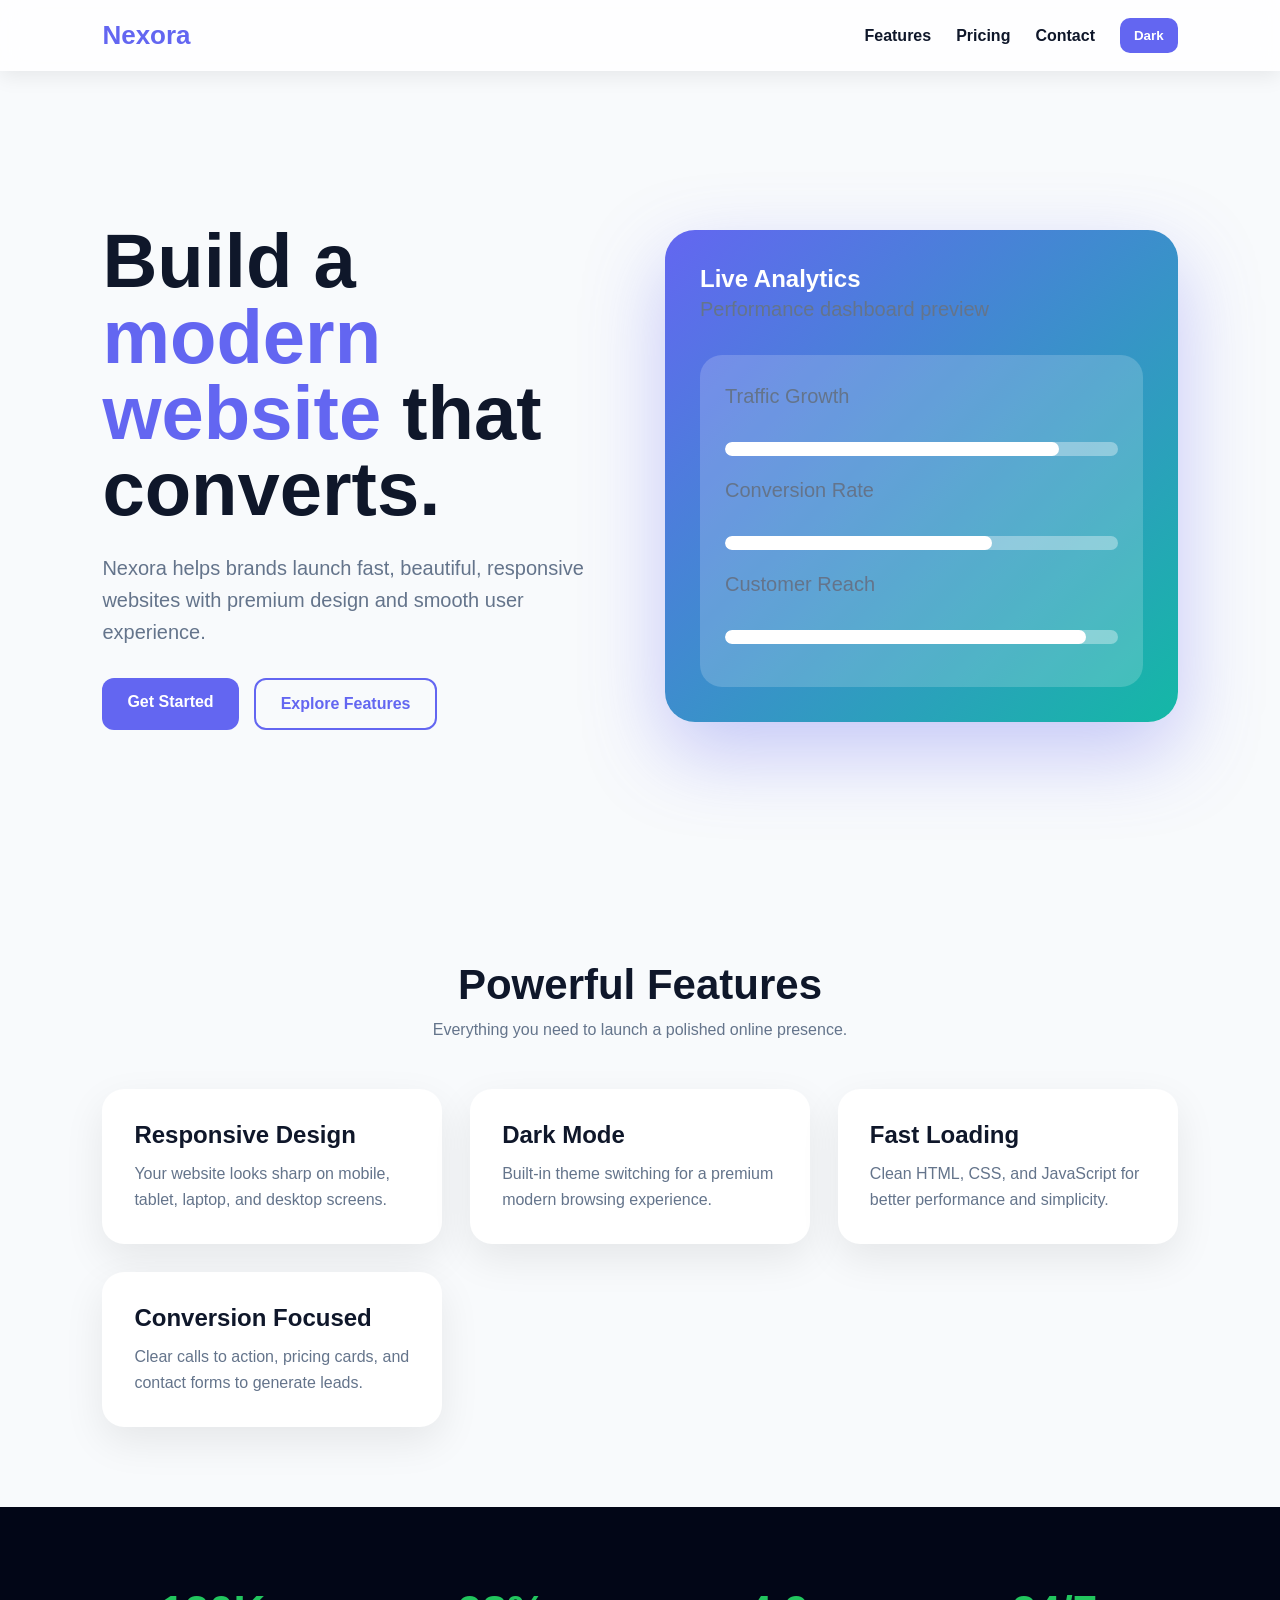
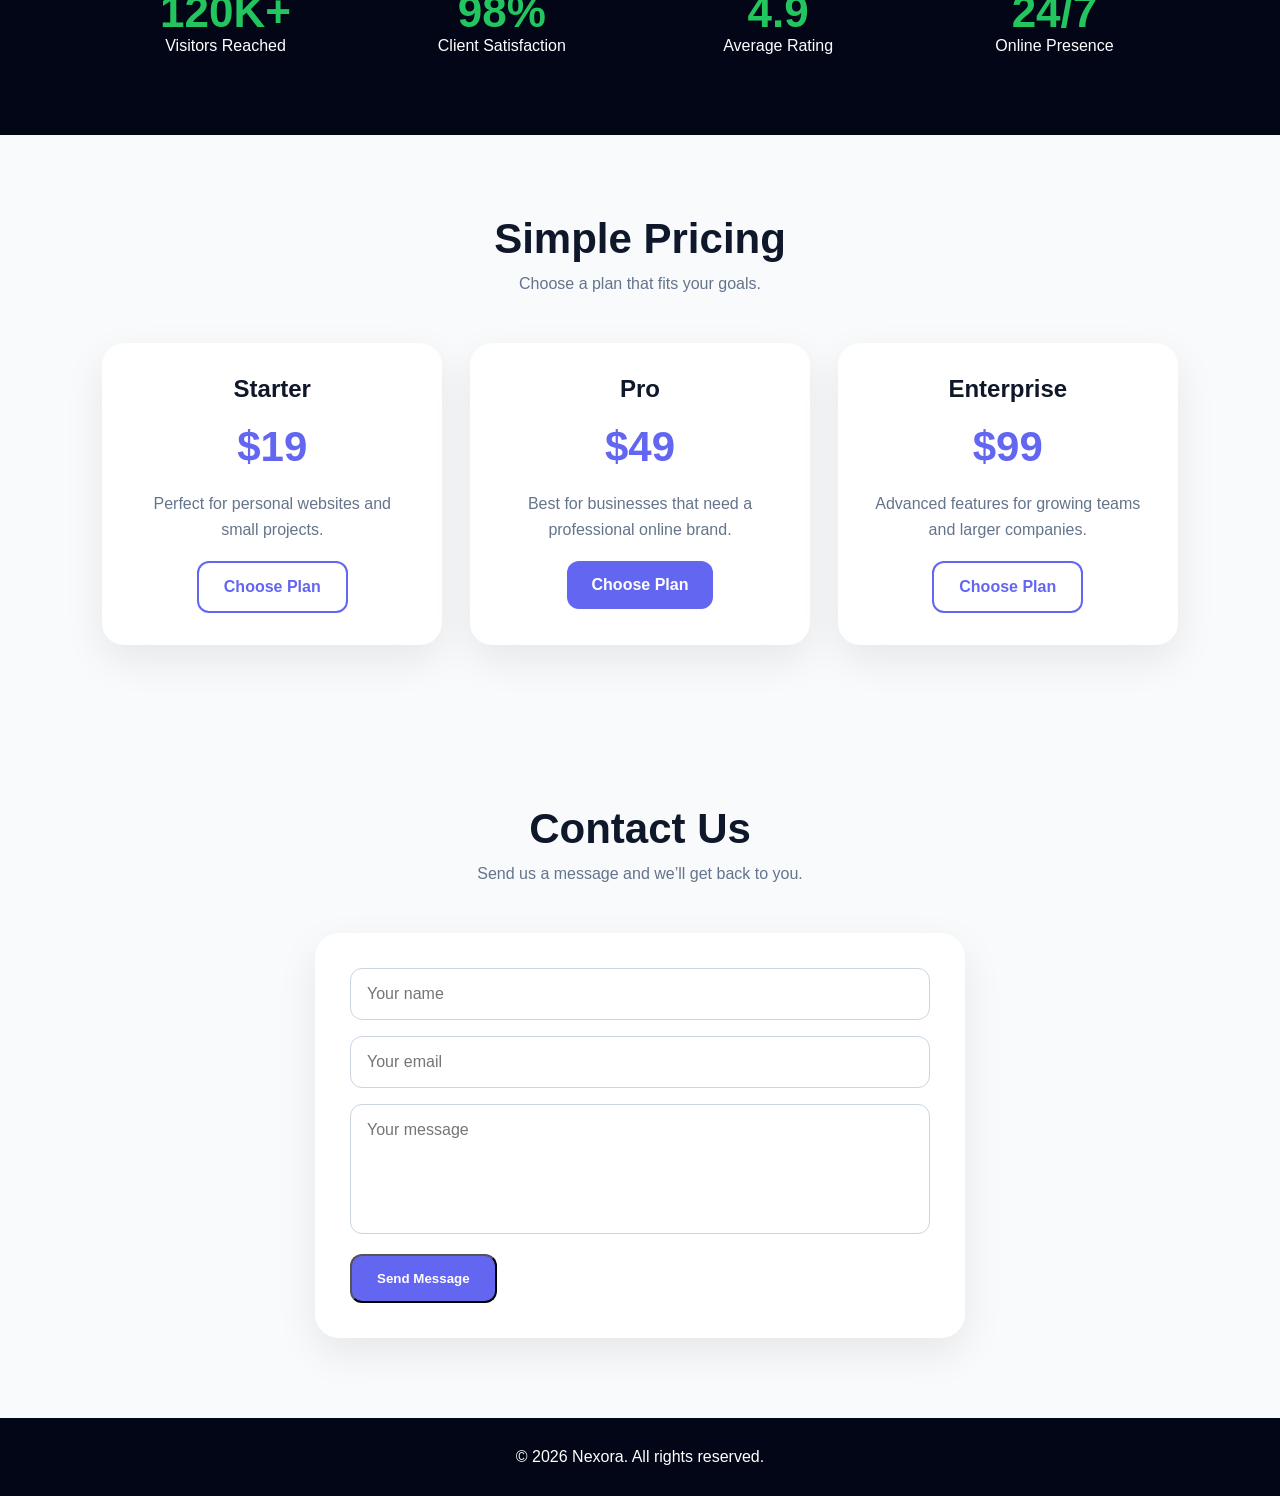
<file: gg web/index.html>
<!DOCTYPE html>
<html lang="en">
<head>
  <meta charset="UTF-8" />
  <meta name="viewport" content="width=device-width, initial-scale=1.0" />
  <title>Nexora — Advanced Website</title>

  <style>
    :root {
      --bg: #f8fafc;
      --text: #0f172a;
      --card: #ffffff;
      --primary: #6366f1;
      --secondary: #22c55e;
      --muted: #64748b;
      --dark: #020617;
    }

    body.dark {
      --bg: #020617;
      --text: #f8fafc;
      --card: #0f172a;
      --muted: #94a3b8;
    }

    * {
      margin: 0;
      padding: 0;
      box-sizing: border-box;
      font-family: Inter, Arial, sans-serif;
    }

    body {
      background: var(--bg);
      color: var(--text);
      transition: 0.3s;
    }

    header {
      position: sticky;
      top: 0;
      z-index: 1000;
      background: rgba(255, 255, 255, 0.8);
      backdrop-filter: blur(15px);
      padding: 18px 8%;
      display: flex;
      justify-content: space-between;
      align-items: center;
      box-shadow: 0 5px 20px rgba(0,0,0,0.08);
    }

    body.dark header {
      background: rgba(2, 6, 23, 0.85);
    }

    .logo {
      font-size: 26px;
      font-weight: 800;
      color: var(--primary);
    }

    nav {
      display: flex;
      gap: 25px;
      align-items: center;
    }

    nav a {
      color: var(--text);
      text-decoration: none;
      font-weight: 600;
    }

    .menu-btn,
    .theme-btn {
      border: none;
      background: var(--primary);
      color: white;
      padding: 10px 14px;
      border-radius: 10px;
      cursor: pointer;
      font-weight: bold;
    }

    .menu-btn {
      display: none;
    }

    .hero {
      min-height: 90vh;
      padding: 80px 8%;
      display: grid;
      grid-template-columns: 1fr 1fr;
      align-items: center;
      gap: 50px;
    }

    .hero h1 {
      font-size: clamp(42px, 6vw, 76px);
      line-height: 1;
      margin-bottom: 25px;
    }

    .hero h1 span {
      color: var(--primary);
    }

    .hero p {
      color: var(--muted);
      font-size: 20px;
      margin-bottom: 30px;
      line-height: 1.6;
    }

    .buttons {
      display: flex;
      gap: 15px;
      flex-wrap: wrap;
    }

    .btn {
      padding: 15px 25px;
      border-radius: 12px;
      text-decoration: none;
      font-weight: 700;
      display: inline-block;
    }

    .primary {
      background: var(--primary);
      color: white;
    }

    .outline {
      border: 2px solid var(--primary);
      color: var(--primary);
    }

    .hero-card {
      background: linear-gradient(135deg, var(--primary), #14b8a6);
      border-radius: 30px;
      padding: 35px;
      color: white;
      box-shadow: 0 30px 80px rgba(99, 102, 241, 0.35);
      animation: float 4s ease-in-out infinite;
    }

    .dashboard {
      background: rgba(255,255,255,0.18);
      border-radius: 22px;
      padding: 25px;
    }

    .bar {
      height: 14px;
      background: rgba(255,255,255,0.35);
      border-radius: 99px;
      margin: 18px 0;
      overflow: hidden;
    }

    .bar div {
      height: 100%;
      background: white;
      border-radius: 99px;
    }

    @keyframes float {
      0%, 100% { transform: translateY(0); }
      50% { transform: translateY(-18px); }
    }

    section {
      padding: 80px 8%;
    }

    .section-title {
      text-align: center;
      margin-bottom: 50px;
    }

    .section-title h2 {
      font-size: 42px;
      margin-bottom: 12px;
    }

    .section-title p {
      color: var(--muted);
    }

    .grid {
      display: grid;
      grid-template-columns: repeat(auto-fit, minmax(260px, 1fr));
      gap: 28px;
    }

    .card {
      background: var(--card);
      padding: 32px;
      border-radius: 22px;
      box-shadow: 0 15px 40px rgba(0,0,0,0.08);
      transition: 0.3s;
    }

    .card:hover {
      transform: translateY(-10px);
    }

    .card h3 {
      margin-bottom: 12px;
      font-size: 24px;
    }

    .card p {
      color: var(--muted);
      line-height: 1.6;
    }

    .stats {
      background: var(--dark);
      color: white;
      display: grid;
      grid-template-columns: repeat(auto-fit, minmax(180px, 1fr));
      gap: 30px;
      text-align: center;
    }

    .stats h2 {
      font-size: 44px;
      color: var(--secondary);
    }

    .pricing .card {
      text-align: center;
    }

    .price {
      font-size: 42px;
      font-weight: 900;
      margin: 20px 0;
      color: var(--primary);
    }

    form {
      max-width: 650px;
      margin: auto;
      background: var(--card);
      padding: 35px;
      border-radius: 24px;
      box-shadow: 0 15px 40px rgba(0,0,0,0.08);
    }

    input,
    textarea {
      width: 100%;
      padding: 16px;
      margin-bottom: 16px;
      border: 1px solid #cbd5e1;
      border-radius: 12px;
      background: transparent;
      color: var(--text);
      font-size: 16px;
    }

    textarea {
      height: 130px;
      resize: none;
    }

    footer {
      background: var(--dark);
      color: white;
      text-align: center;
      padding: 30px;
    }

    @media (max-width: 850px) {
      .hero {
        grid-template-columns: 1fr;
        text-align: center;
      }

      .buttons {
        justify-content: center;
      }

      nav {
        position: absolute;
        top: 72px;
        right: 8%;
        background: var(--card);
        flex-direction: column;
        padding: 25px;
        border-radius: 18px;
        display: none;
        box-shadow: 0 15px 40px rgba(0,0,0,0.12);
      }

      nav.active {
        display: flex;
      }

      .menu-btn {
        display: block;
      }
    }
  </style>
</head>

<body>
  <header>
    <div class="logo">Nexora</div>

    <nav id="nav">
      <a href="#features">Features</a>
      <a href="#pricing">Pricing</a>
      <a href="#contact">Contact</a>
      <button class="theme-btn" onclick="toggleTheme()">Dark</button>
    </nav>

    <button class="menu-btn" onclick="toggleMenu()">Menu</button>
  </header>

  <main>
    <section class="hero">
      <div>
        <h1>Build a <span>modern website</span> that converts.</h1>
        <p>
          Nexora helps brands launch fast, beautiful, responsive websites with premium design and smooth user experience.
        </p>

        <div class="buttons">
          <a href="#pricing" class="btn primary">Get Started</a>
          <a href="#features" class="btn outline">Explore Features</a>
        </div>
      </div>

      <div class="hero-card">
        <h2>Live Analytics</h2>
        <p>Performance dashboard preview</p>

        <div class="dashboard">
          <p>Traffic Growth</p>
          <div class="bar"><div style="width: 85%;"></div></div>

          <p>Conversion Rate</p>
          <div class="bar"><div style="width: 68%;"></div></div>

          <p>Customer Reach</p>
          <div class="bar"><div style="width: 92%;"></div></div>
        </div>
      </div>
    </section>

    <section id="features">
      <div class="section-title">
        <h2>Powerful Features</h2>
        <p>Everything you need to launch a polished online presence.</p>
      </div>

      <div class="grid">
        <div class="card">
          <h3>Responsive Design</h3>
          <p>Your website looks sharp on mobile, tablet, laptop, and desktop screens.</p>
        </div>

        <div class="card">
          <h3>Dark Mode</h3>
          <p>Built-in theme switching for a premium modern browsing experience.</p>
        </div>

        <div class="card">
          <h3>Fast Loading</h3>
          <p>Clean HTML, CSS, and JavaScript for better performance and simplicity.</p>
        </div>

        <div class="card">
          <h3>Conversion Focused</h3>
          <p>Clear calls to action, pricing cards, and contact forms to generate leads.</p>
        </div>
      </div>
    </section>

    <section class="stats">
      <div>
        <h2>120K+</h2>
        <p>Visitors Reached</p>
      </div>

      <div>
        <h2>98%</h2>
        <p>Client Satisfaction</p>
      </div>

      <div>
        <h2>4.9</h2>
        <p>Average Rating</p>
      </div>

      <div>
        <h2>24/7</h2>
        <p>Online Presence</p>
      </div>
    </section>

    <section id="pricing" class="pricing">
      <div class="section-title">
        <h2>Simple Pricing</h2>
        <p>Choose a plan that fits your goals.</p>
      </div>

      <div class="grid">
        <div class="card">
          <h3>Starter</h3>
          <div class="price">$19</div>
          <p>Perfect for personal websites and small projects.</p>
          <br />
          <a href="#contact" class="btn outline">Choose Plan</a>
        </div>

        <div class="card">
          <h3>Pro</h3>
          <div class="price">$49</div>
          <p>Best for businesses that need a professional online brand.</p>
          <br />
          <a href="#contact" class="btn primary">Choose Plan</a>
        </div>

        <div class="card">
          <h3>Enterprise</h3>
          <div class="price">$99</div>
          <p>Advanced features for growing teams and larger companies.</p>
          <br />
          <a href="#contact" class="btn outline">Choose Plan</a>
        </div>
      </div>
    </section>

    <section id="contact">
      <div class="section-title">
        <h2>Contact Us</h2>
        <p>Send us a message and we’ll get back to you.</p>
      </div>

      <form onsubmit="sendMessage(event)">
        <input type="text" id="name" placeholder="Your name" required />
        <input type="email" id="email" placeholder="Your email" required />
        <textarea id="message" placeholder="Your message" required></textarea>
        <button class="btn primary" type="submit">Send Message</button>
      </form>
    </section>
  </main>

  <footer>
    <p>&copy; 2026 Nexora. All rights reserved.</p>
  </footer>

  <script>
    function toggleMenu() {
      document.getElementById("nav").classList.toggle("active");
    }

    function toggleTheme() {
      document.body.classList.toggle("dark");

      const button = document.querySelector(".theme-btn");
      button.textContent = document.body.classList.contains("dark")
        ? "Light"
        : "Dark";
    }

    function sendMessage(event) {
      event.preventDefault();

      const name = document.getElementById("name").value.trim();

      alert(`Thanks, ${name}! Your message has been received.`);

      event.target.reset();
    }
  </script>
</body>
</html>
</file>
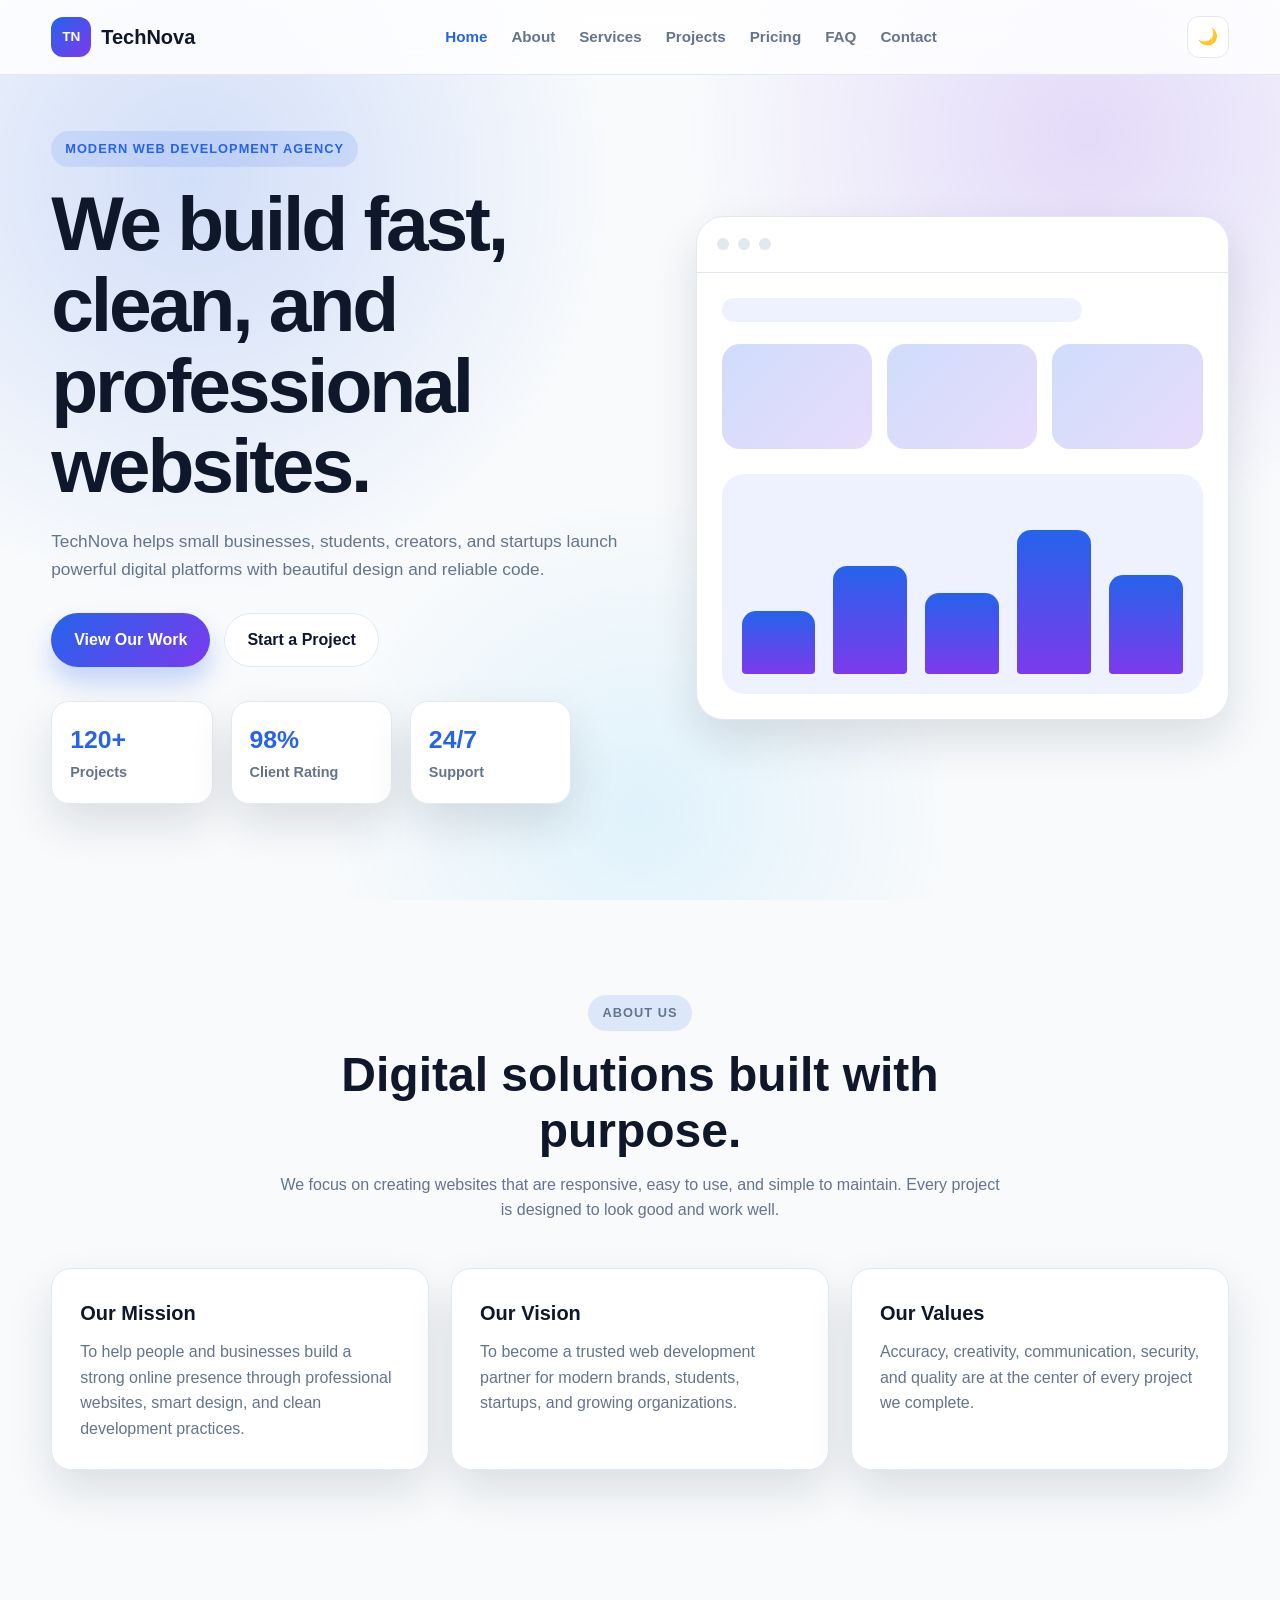
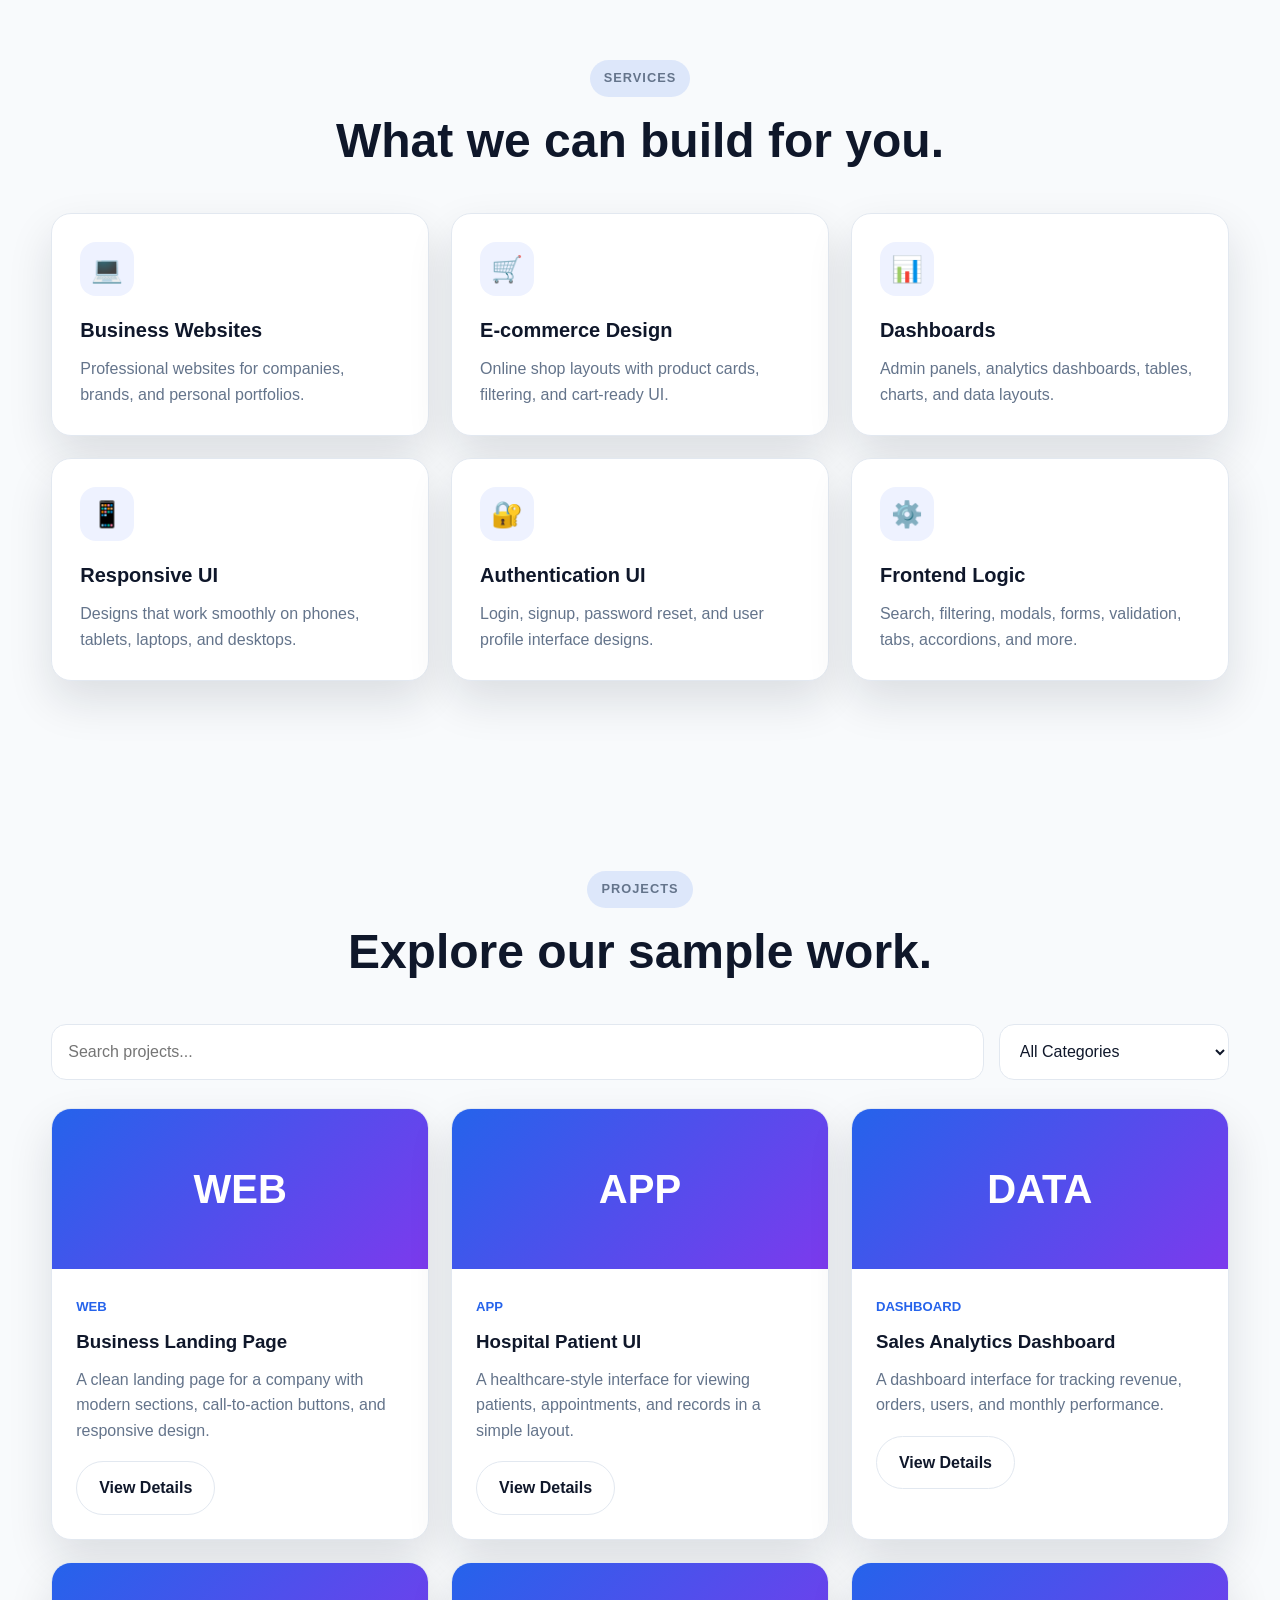
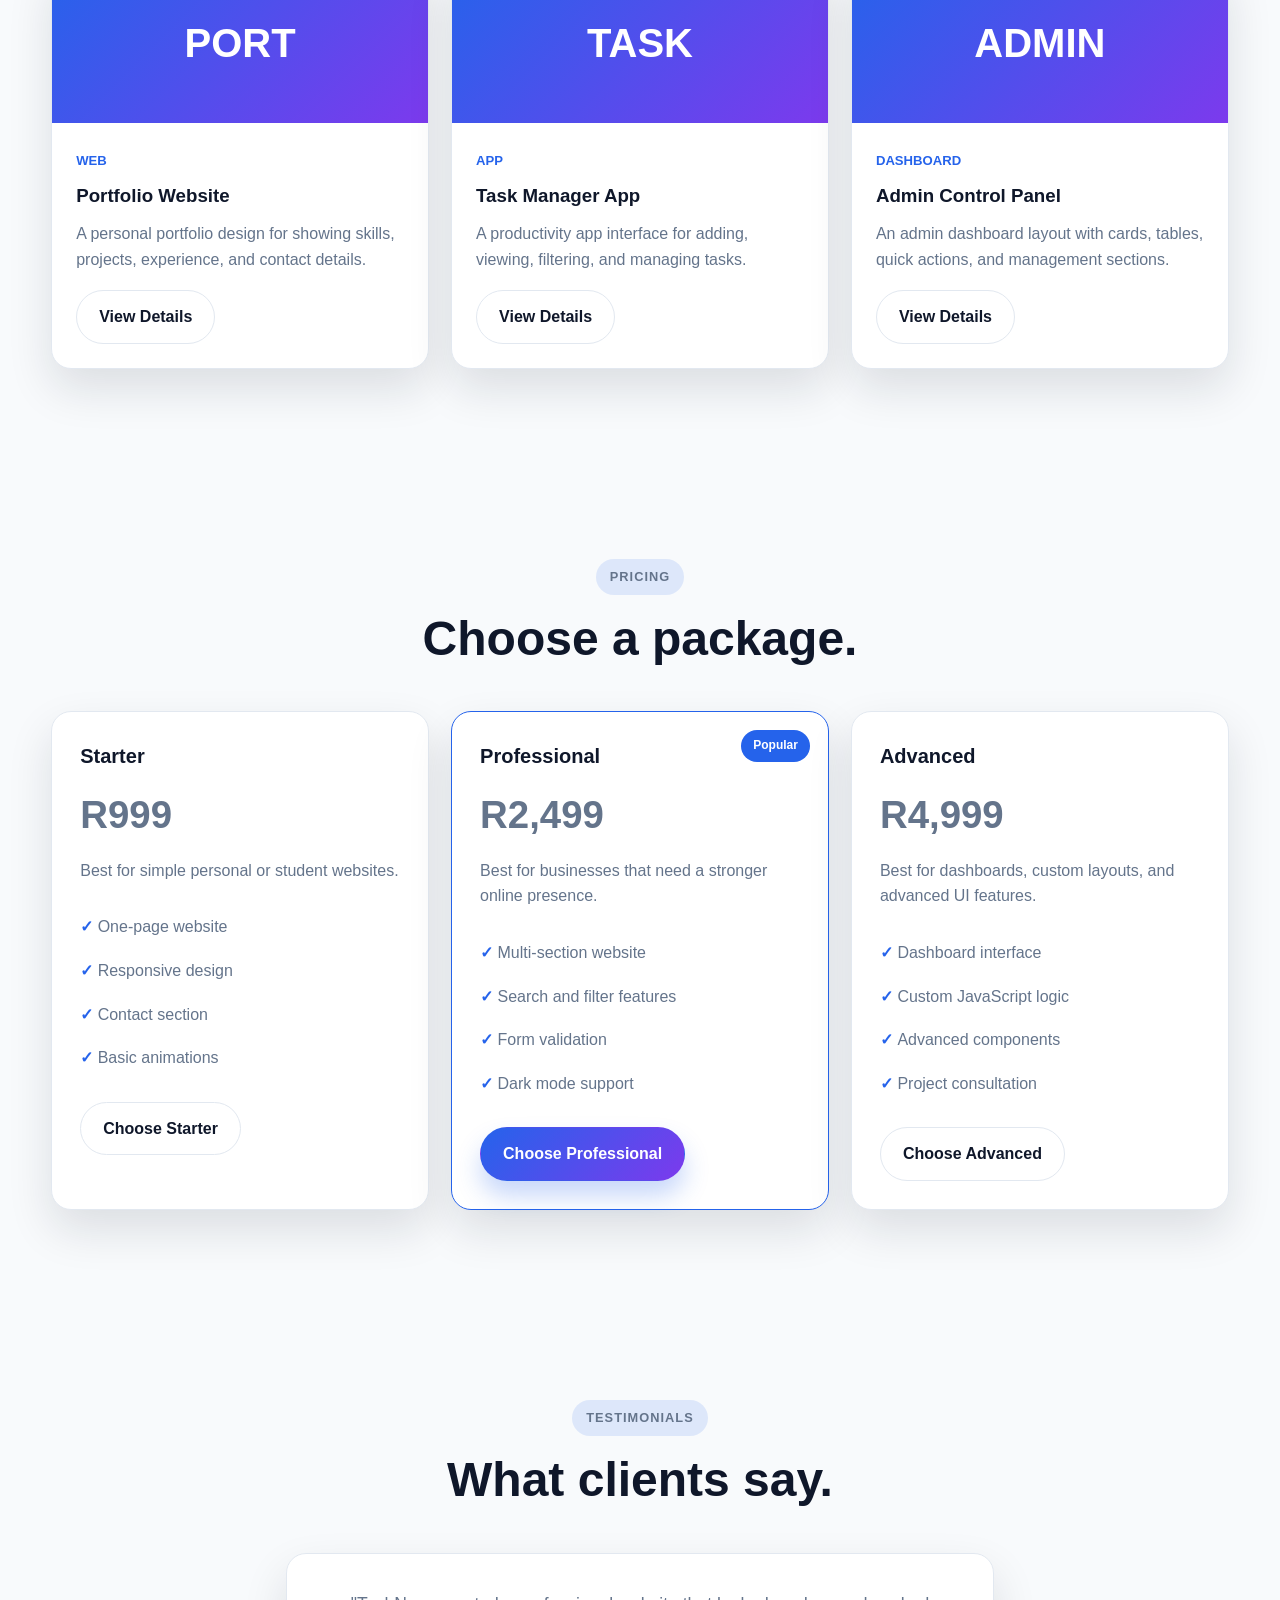
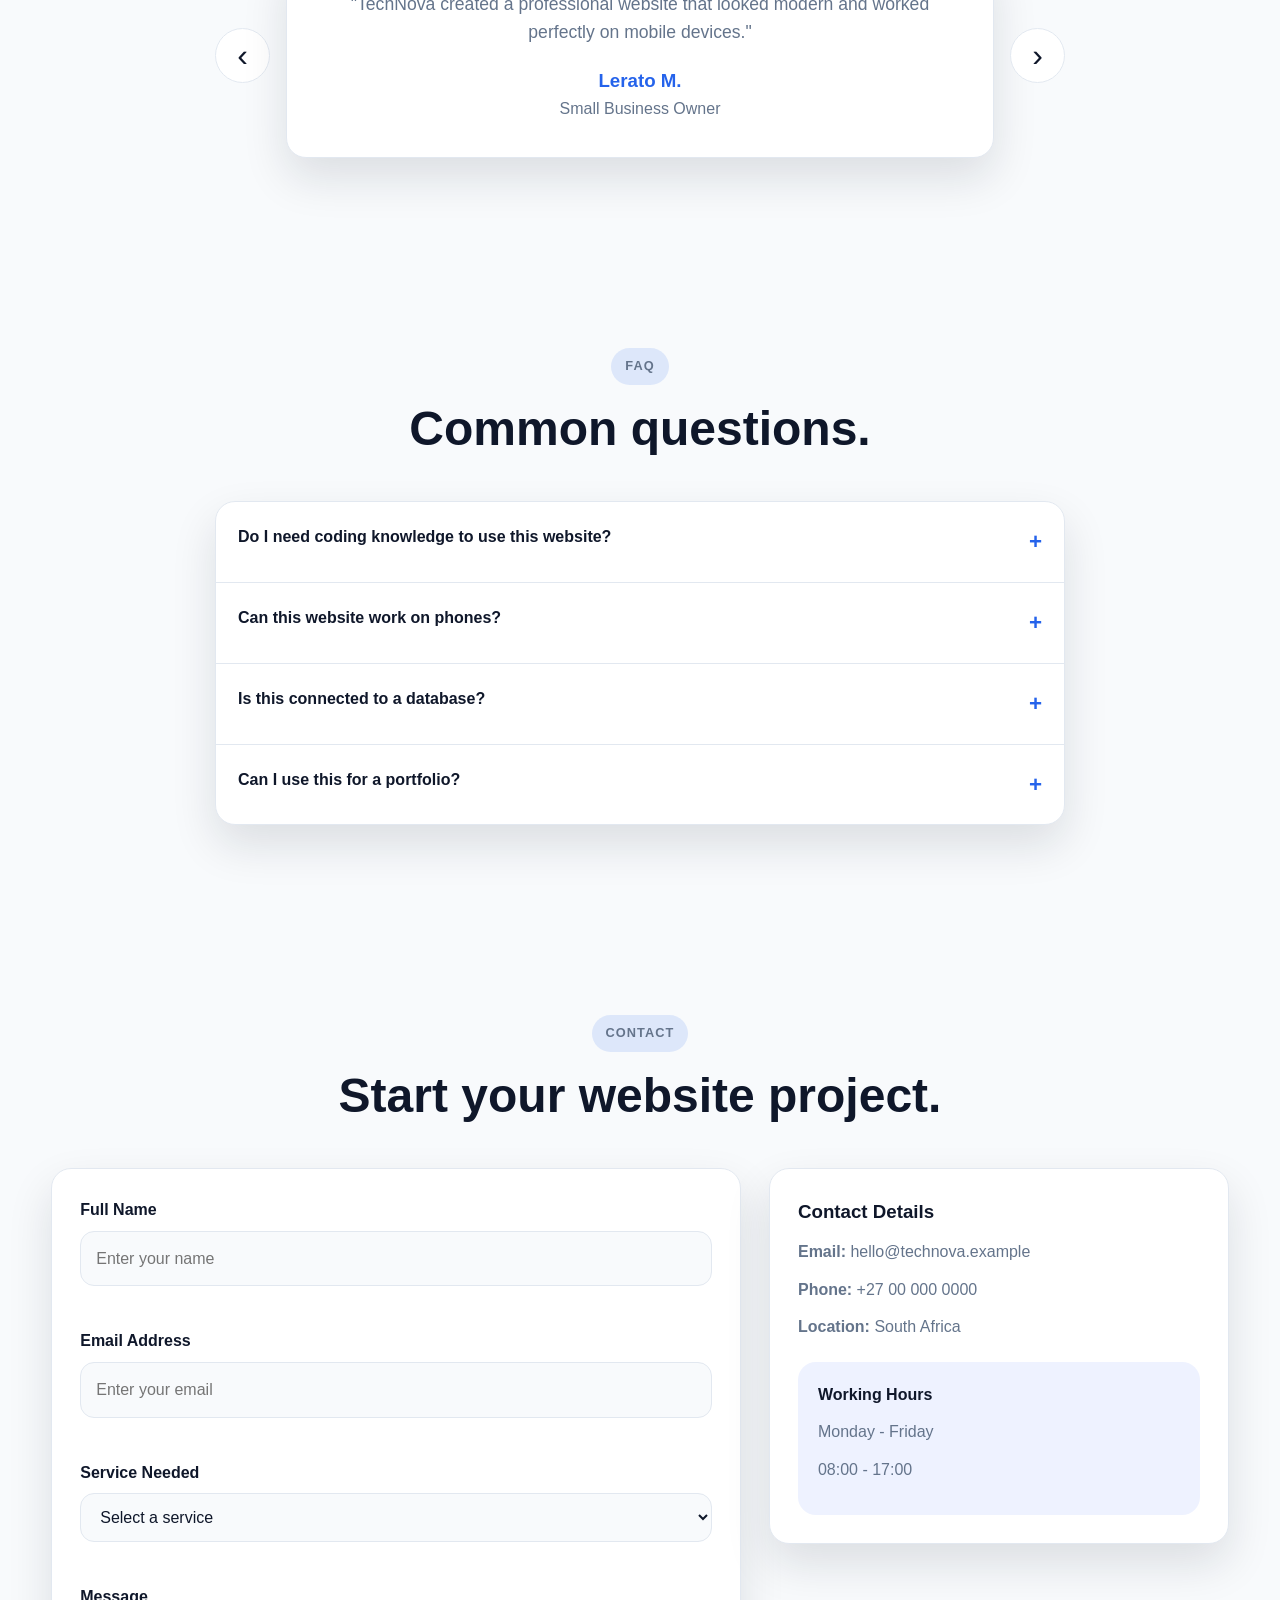
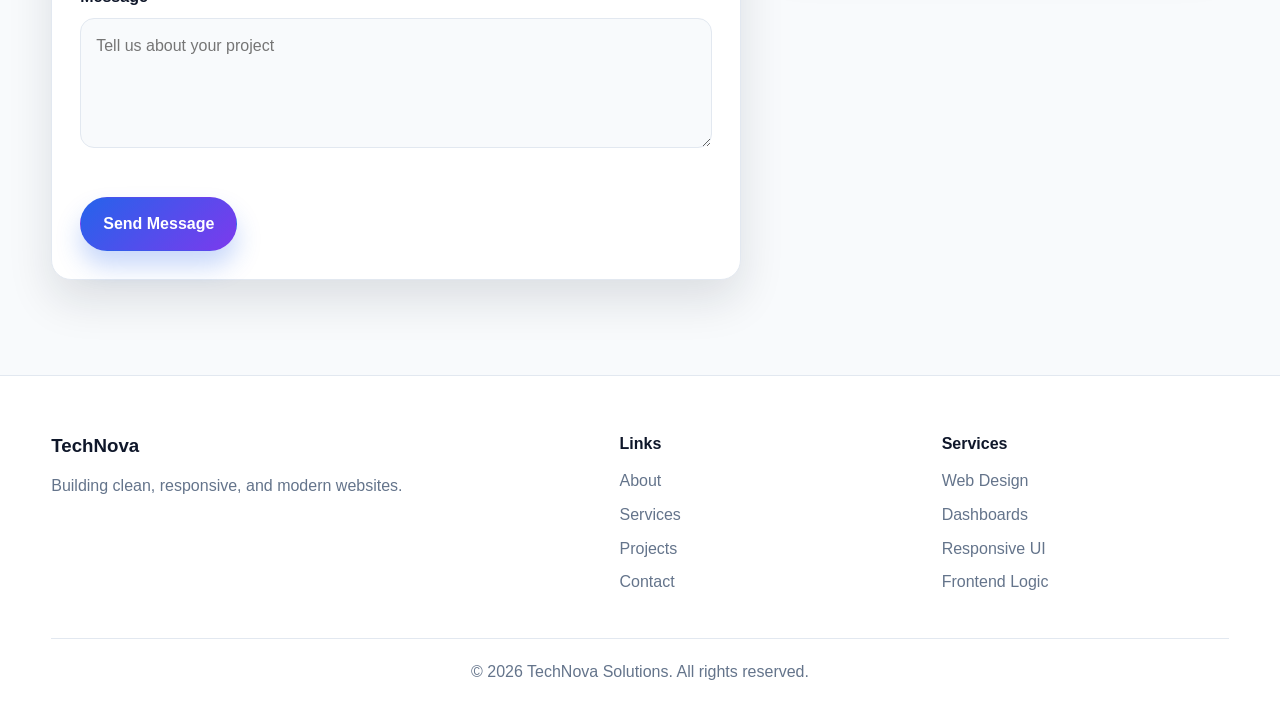
<file: technova_full_website/index.html>
<!DOCTYPE html>
<html lang="en">
<head>
  <meta charset="UTF-8" />
  <meta name="viewport" content="width=device-width, initial-scale=1.0" />
  <title>TechNova Solutions | Full Website</title>
  <link rel="stylesheet" href="style.css" />
</head>
<body>
  <!-- Header -->
  <header class="site-header">
    <nav class="navbar">
      <a href="#home" class="logo">
        <span class="logo-icon">TN</span>
        <span>TechNova</span>
      </a>

      <ul class="nav-links" id="navLinks">
        <li><a href="#home" class="nav-link active">Home</a></li>
        <li><a href="#about" class="nav-link">About</a></li>
        <li><a href="#services" class="nav-link">Services</a></li>
        <li><a href="#projects" class="nav-link">Projects</a></li>
        <li><a href="#pricing" class="nav-link">Pricing</a></li>
        <li><a href="#faq" class="nav-link">FAQ</a></li>
        <li><a href="#contact" class="nav-link">Contact</a></li>
      </ul>

      <div class="nav-actions">
        <button class="theme-toggle" id="themeToggle" aria-label="Toggle dark mode">🌙</button>
        <button class="menu-toggle" id="menuToggle" aria-label="Open menu">☰</button>
      </div>
    </nav>
  </header>

  <!-- Hero -->
  <main>
    <section class="hero section" id="home">
      <div class="hero-content reveal">
        <p class="eyebrow">Modern Web Development Agency</p>
        <h1>We build fast, clean, and professional websites.</h1>
        <p class="hero-text">
          TechNova helps small businesses, students, creators, and startups launch
          powerful digital platforms with beautiful design and reliable code.
        </p>

        <div class="hero-buttons">
          <a href="#projects" class="btn primary-btn">View Our Work</a>
          <a href="#contact" class="btn secondary-btn">Start a Project</a>
        </div>

        <div class="hero-stats">
          <div>
            <strong>120+</strong>
            <span>Projects</span>
          </div>
          <div>
            <strong>98%</strong>
            <span>Client Rating</span>
          </div>
          <div>
            <strong>24/7</strong>
            <span>Support</span>
          </div>
        </div>
      </div>

      <div class="hero-card reveal">
        <div class="browser-bar">
          <span></span><span></span><span></span>
        </div>
        <div class="dashboard-preview">
          <div class="preview-line large"></div>
          <div class="preview-grid">
            <div></div>
            <div></div>
            <div></div>
          </div>
          <div class="preview-chart">
            <span style="height: 35%"></span>
            <span style="height: 60%"></span>
            <span style="height: 45%"></span>
            <span style="height: 80%"></span>
            <span style="height: 55%"></span>
          </div>
        </div>
      </div>
    </section>

    <!-- About -->
    <section class="section about" id="about">
      <div class="section-heading reveal">
        <p class="eyebrow">About Us</p>
        <h2>Digital solutions built with purpose.</h2>
        <p>
          We focus on creating websites that are responsive, easy to use, and
          simple to maintain. Every project is designed to look good and work well.
        </p>
      </div>

      <div class="about-grid">
        <div class="about-card reveal">
          <h3>Our Mission</h3>
          <p>
            To help people and businesses build a strong online presence through
            professional websites, smart design, and clean development practices.
          </p>
        </div>

        <div class="about-card reveal">
          <h3>Our Vision</h3>
          <p>
            To become a trusted web development partner for modern brands,
            students, startups, and growing organizations.
          </p>
        </div>

        <div class="about-card reveal">
          <h3>Our Values</h3>
          <p>
            Accuracy, creativity, communication, security, and quality are at the
            center of every project we complete.
          </p>
        </div>
      </div>
    </section>

    <!-- Services -->
    <section class="section services" id="services">
      <div class="section-heading reveal">
        <p class="eyebrow">Services</p>
        <h2>What we can build for you.</h2>
      </div>

      <div class="service-grid">
        <article class="service-card reveal">
          <div class="card-icon">💻</div>
          <h3>Business Websites</h3>
          <p>Professional websites for companies, brands, and personal portfolios.</p>
        </article>

        <article class="service-card reveal">
          <div class="card-icon">🛒</div>
          <h3>E-commerce Design</h3>
          <p>Online shop layouts with product cards, filtering, and cart-ready UI.</p>
        </article>

        <article class="service-card reveal">
          <div class="card-icon">📊</div>
          <h3>Dashboards</h3>
          <p>Admin panels, analytics dashboards, tables, charts, and data layouts.</p>
        </article>

        <article class="service-card reveal">
          <div class="card-icon">📱</div>
          <h3>Responsive UI</h3>
          <p>Designs that work smoothly on phones, tablets, laptops, and desktops.</p>
        </article>

        <article class="service-card reveal">
          <div class="card-icon">🔐</div>
          <h3>Authentication UI</h3>
          <p>Login, signup, password reset, and user profile interface designs.</p>
        </article>

        <article class="service-card reveal">
          <div class="card-icon">⚙️</div>
          <h3>Frontend Logic</h3>
          <p>Search, filtering, modals, forms, validation, tabs, accordions, and more.</p>
        </article>
      </div>
    </section>

    <!-- Projects -->
    <section class="section projects" id="projects">
      <div class="section-heading reveal">
        <p class="eyebrow">Projects</p>
        <h2>Explore our sample work.</h2>
      </div>

      <div class="project-controls reveal">
        <input type="text" id="projectSearch" placeholder="Search projects..." />
        <select id="projectFilter">
          <option value="all">All Categories</option>
          <option value="web">Websites</option>
          <option value="app">Apps</option>
          <option value="dashboard">Dashboards</option>
        </select>
      </div>

      <div class="project-grid" id="projectGrid"></div>
    </section>

    <!-- Pricing -->
    <section class="section pricing" id="pricing">
      <div class="section-heading reveal">
        <p class="eyebrow">Pricing</p>
        <h2>Choose a package.</h2>
      </div>

      <div class="pricing-grid">
        <article class="price-card reveal">
          <h3>Starter</h3>
          <p class="price">R999</p>
          <p>Best for simple personal or student websites.</p>
          <ul>
            <li>One-page website</li>
            <li>Responsive design</li>
            <li>Contact section</li>
            <li>Basic animations</li>
          </ul>
          <a href="#contact" class="btn secondary-btn">Choose Starter</a>
        </article>

        <article class="price-card featured reveal">
          <span class="badge">Popular</span>
          <h3>Professional</h3>
          <p class="price">R2,499</p>
          <p>Best for businesses that need a stronger online presence.</p>
          <ul>
            <li>Multi-section website</li>
            <li>Search and filter features</li>
            <li>Form validation</li>
            <li>Dark mode support</li>
          </ul>
          <a href="#contact" class="btn primary-btn">Choose Professional</a>
        </article>

        <article class="price-card reveal">
          <h3>Advanced</h3>
          <p class="price">R4,999</p>
          <p>Best for dashboards, custom layouts, and advanced UI features.</p>
          <ul>
            <li>Dashboard interface</li>
            <li>Custom JavaScript logic</li>
            <li>Advanced components</li>
            <li>Project consultation</li>
          </ul>
          <a href="#contact" class="btn secondary-btn">Choose Advanced</a>
        </article>
      </div>
    </section>

    <!-- Testimonials -->
    <section class="section testimonials" id="testimonials">
      <div class="section-heading reveal">
        <p class="eyebrow">Testimonials</p>
        <h2>What clients say.</h2>
      </div>

      <div class="testimonial-box reveal">
        <button class="slider-btn" id="prevTestimonial">‹</button>

        <article class="testimonial-card">
          <p id="testimonialText"></p>
          <h3 id="testimonialName"></h3>
          <span id="testimonialRole"></span>
        </article>

        <button class="slider-btn" id="nextTestimonial">›</button>
      </div>
    </section>

    <!-- FAQ -->
    <section class="section faq" id="faq">
      <div class="section-heading reveal">
        <p class="eyebrow">FAQ</p>
        <h2>Common questions.</h2>
      </div>

      <div class="faq-list reveal">
        <div class="faq-item">
          <button class="faq-question">Do I need coding knowledge to use this website?</button>
          <div class="faq-answer">
            <p>No. You can edit the text, images, colors, and sections without needing advanced coding knowledge.</p>
          </div>
        </div>

        <div class="faq-item">
          <button class="faq-question">Can this website work on phones?</button>
          <div class="faq-answer">
            <p>Yes. The website is responsive, meaning it adjusts to mobile, tablet, and desktop screens.</p>
          </div>
        </div>

        <div class="faq-item">
          <button class="faq-question">Is this connected to a database?</button>
          <div class="faq-answer">
            <p>No. This version is frontend-only. You can later connect it to Firebase, Supabase, Node.js, PHP, or another backend.</p>
          </div>
        </div>

        <div class="faq-item">
          <button class="faq-question">Can I use this for a portfolio?</button>
          <div class="faq-answer">
            <p>Yes. You can change the company content into your own personal portfolio information.</p>
          </div>
        </div>
      </div>
    </section>

    <!-- Contact -->
    <section class="section contact" id="contact">
      <div class="section-heading reveal">
        <p class="eyebrow">Contact</p>
        <h2>Start your website project.</h2>
      </div>

      <div class="contact-grid">
        <form class="contact-form reveal" id="contactForm">
          <div class="input-group">
            <label for="name">Full Name</label>
            <input type="text" id="name" placeholder="Enter your name" />
            <small></small>
          </div>

          <div class="input-group">
            <label for="email">Email Address</label>
            <input type="email" id="email" placeholder="Enter your email" />
            <small></small>
          </div>

          <div class="input-group">
            <label for="service">Service Needed</label>
            <select id="service">
              <option value="">Select a service</option>
              <option value="Business Website">Business Website</option>
              <option value="Portfolio Website">Portfolio Website</option>
              <option value="Dashboard">Dashboard</option>
              <option value="Responsive UI">Responsive UI</option>
            </select>
            <small></small>
          </div>

          <div class="input-group">
            <label for="message">Message</label>
            <textarea id="message" placeholder="Tell us about your project"></textarea>
            <small></small>
          </div>

          <button type="submit" class="btn primary-btn">Send Message</button>
        </form>

        <aside class="contact-info reveal">
          <h3>Contact Details</h3>
          <p><strong>Email:</strong> hello@technova.example</p>
          <p><strong>Phone:</strong> +27 00 000 0000</p>
          <p><strong>Location:</strong> South Africa</p>

          <div class="info-box">
            <h4>Working Hours</h4>
            <p>Monday - Friday</p>
            <p>08:00 - 17:00</p>
          </div>
        </aside>
      </div>
    </section>
  </main>

  <!-- Modal -->
  <div class="modal" id="projectModal">
    <div class="modal-content">
      <button class="modal-close" id="modalClose">×</button>
      <h2 id="modalTitle"></h2>
      <p id="modalCategory"></p>
      <p id="modalDescription"></p>
    </div>
  </div>

  <!-- Toast -->
  <div class="toast" id="toast"></div>

  <!-- Back to top -->
  <button class="back-to-top" id="backToTop" aria-label="Back to top">↑</button>

  <!-- Footer -->
  <footer class="footer">
    <div class="footer-content">
      <div>
        <h3>TechNova</h3>
        <p>Building clean, responsive, and modern websites.</p>
      </div>

      <div>
        <h4>Links</h4>
        <a href="#about">About</a>
        <a href="#services">Services</a>
        <a href="#projects">Projects</a>
        <a href="#contact">Contact</a>
      </div>

      <div>
        <h4>Services</h4>
        <a href="#services">Web Design</a>
        <a href="#services">Dashboards</a>
        <a href="#services">Responsive UI</a>
        <a href="#services">Frontend Logic</a>
      </div>
    </div>

    <p class="footer-bottom">&copy; 2026 TechNova Solutions. All rights reserved.</p>
  </footer>

  <script src="script.js"></script>
</body>
</html>
</file>
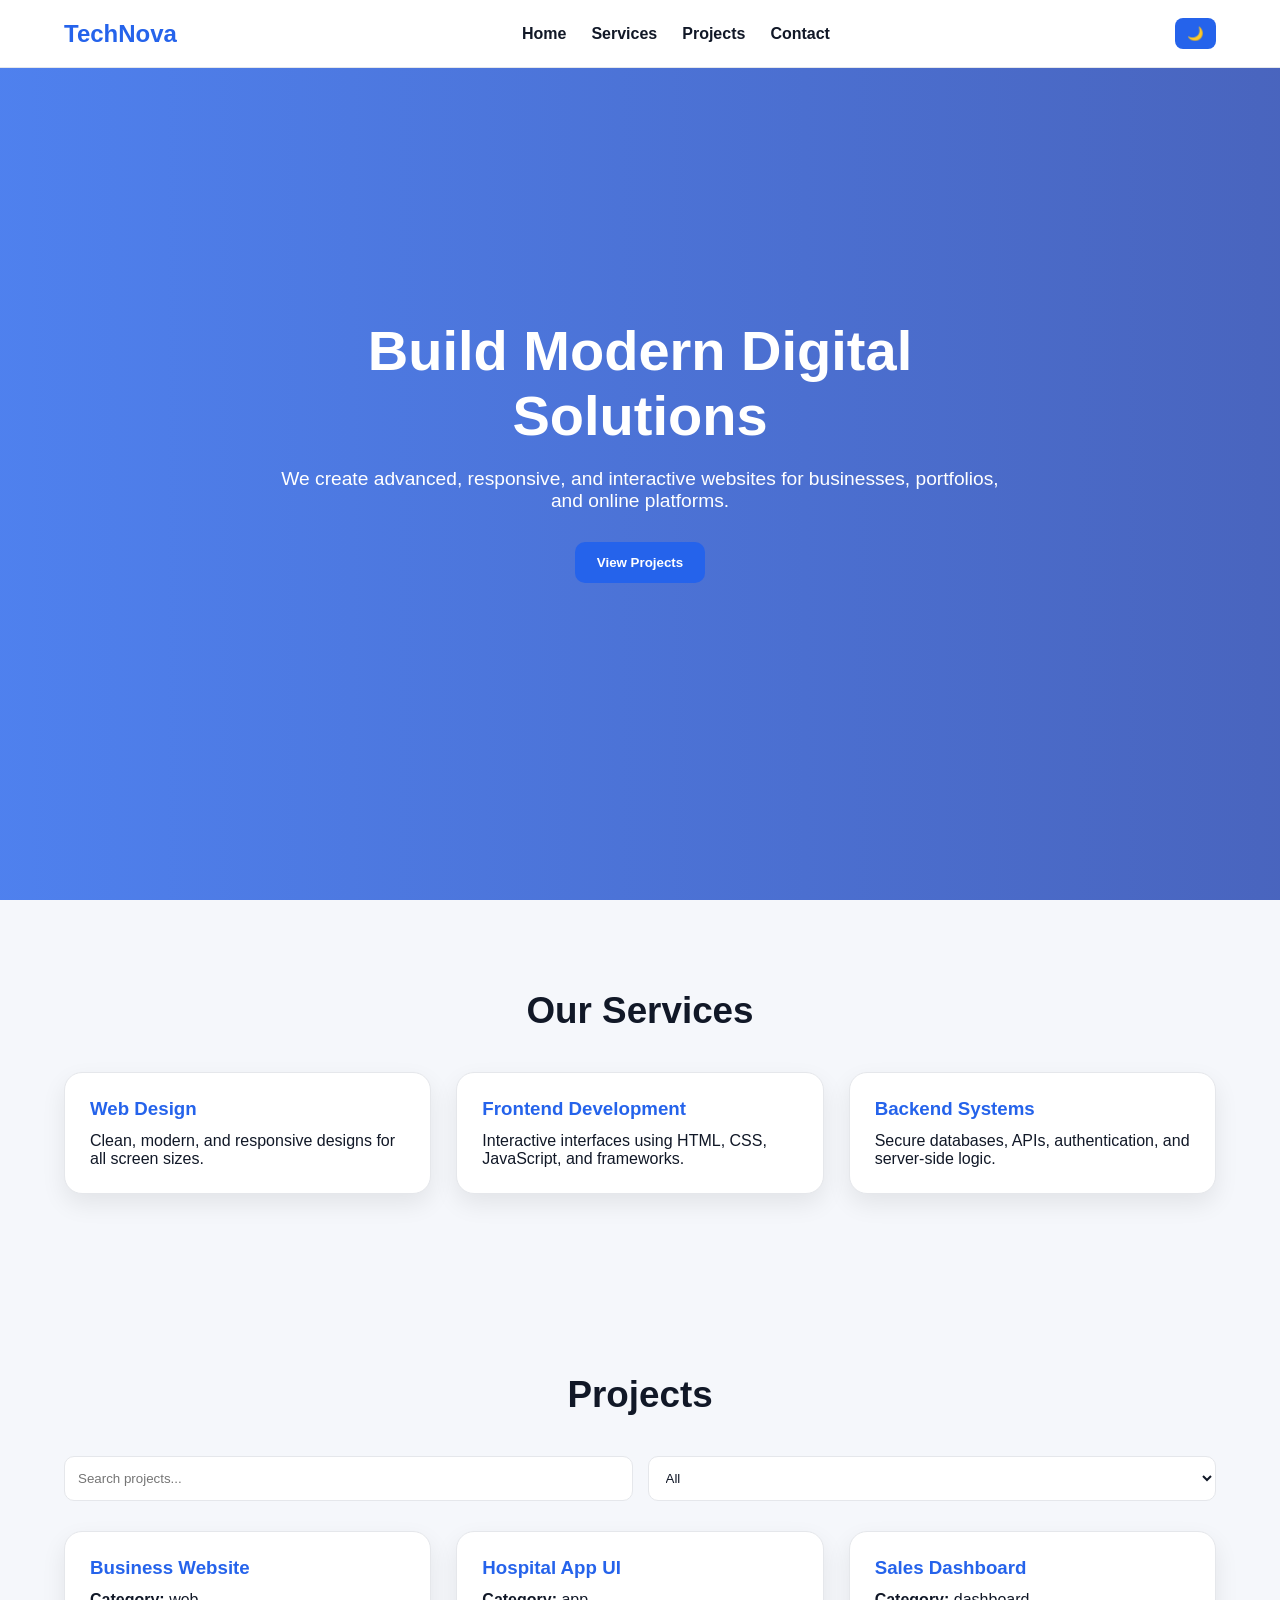
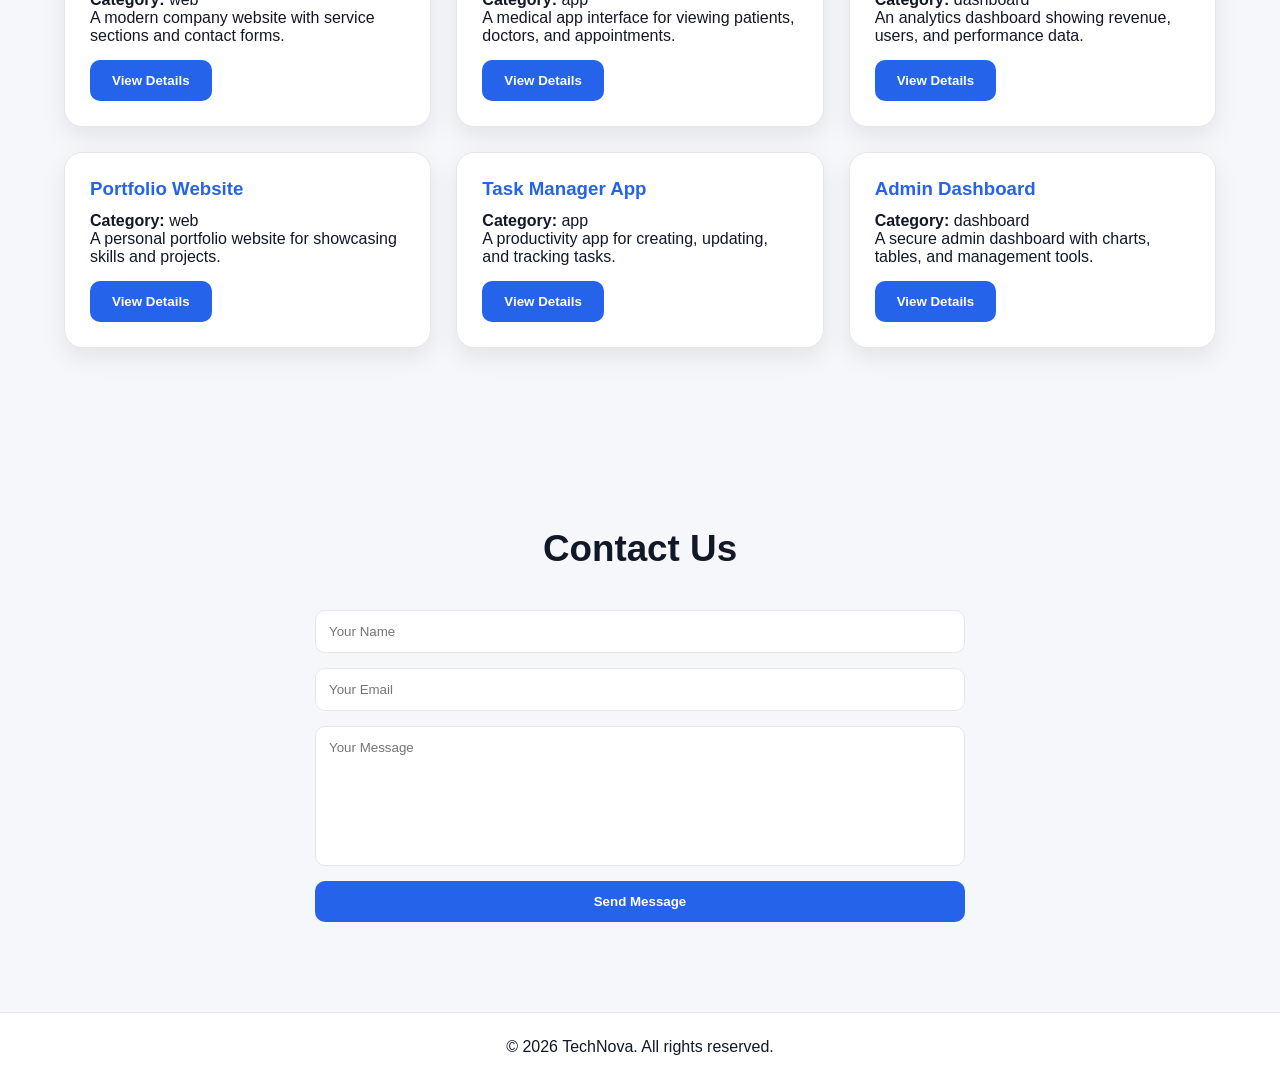
<file: WEbbie/Index.html>
<!DOCTYPE html>
<html lang="en">
<head>
  <meta charset="UTF-8" />
  <meta name="viewport" content="width=device-width, initial-scale=1.0" />
  <title>Advanced Website</title>
  <link rel="stylesheet" href="style.css" />
</head>
<body>

  <header class="header">
    <nav class="navbar">
      <h2 class="logo">TechNova</h2>

      <ul class="nav-links" id="navLinks">
        <li><a href="#home">Home</a></li>
        <li><a href="#services">Services</a></li>
        <li><a href="#projects">Projects</a></li>
        <li><a href="#contact">Contact</a></li>
      </ul>

      <div class="nav-actions">
        <button id="themeBtn">🌙</button>
        <button class="menu-btn" id="menuBtn">☰</button>
      </div>
    </nav>
  </header>

  <section class="hero" id="home">
    <div class="hero-content">
      <h1>Build Modern Digital Solutions</h1>
      <p>
        We create advanced, responsive, and interactive websites for businesses,
        portfolios, and online platforms.
      </p>
      <button class="primary-btn" onclick="scrollToSection('projects')">
        View Projects
      </button>
    </div>
  </section>

  <section class="section" id="services">
    <h2 class="section-title">Our Services</h2>

    <div class="cards">
      <div class="card reveal">
        <h3>Web Design</h3>
        <p>Clean, modern, and responsive designs for all screen sizes.</p>
      </div>

      <div class="card reveal">
        <h3>Frontend Development</h3>
        <p>Interactive interfaces using HTML, CSS, JavaScript, and frameworks.</p>
      </div>

      <div class="card reveal">
        <h3>Backend Systems</h3>
        <p>Secure databases, APIs, authentication, and server-side logic.</p>
      </div>
    </div>
  </section>

  <section class="section" id="projects">
    <h2 class="section-title">Projects</h2>

    <div class="filter-box">
      <input type="text" id="searchInput" placeholder="Search projects..." />

      <select id="categoryFilter">
        <option value="all">All</option>
        <option value="web">Web</option>
        <option value="app">App</option>
        <option value="dashboard">Dashboard</option>
      </select>
    </div>

    <div class="project-grid" id="projectGrid"></div>
  </section>

  <section class="section contact" id="contact">
    <h2 class="section-title">Contact Us</h2>

    <form id="contactForm" class="contact-form">
      <input type="text" id="name" placeholder="Your Name" />
      <input type="email" id="email" placeholder="Your Email" />
      <textarea id="message" placeholder="Your Message"></textarea>
      <button type="submit" class="primary-btn">Send Message</button>
    </form>
  </section>

  <div class="modal" id="projectModal">
    <div class="modal-content">
      <span class="close-btn" id="closeModal">&times;</span>
      <h2 id="modalTitle"></h2>
      <p id="modalDescription"></p>
    </div>
  </div>

  <div class="toast" id="toast"></div>

  <footer>
    <p>&copy; 2026 TechNova. All rights reserved.</p>
  </footer>

  <script src="app.js"></script>
</body>
</html>
</file>
<file: technova_full_website/style.css>
/* ================================
   TECHNOVA FULL WEBSITE STYLES
================================ */

:root {
  --bg: #f8fafc;
  --bg-soft: #eef2ff;
  --text: #0f172a;
  --muted: #64748b;
  --card: #ffffff;
  --primary: #2563eb;
  --primary-dark: #1e40af;
  --secondary: #7c3aed;
  --border: #e2e8f0;
  --shadow: 0 20px 45px rgba(15, 23, 42, 0.12);
  --radius: 20px;
}

body.dark {
  --bg: #020617;
  --bg-soft: #0f172a;
  --text: #f8fafc;
  --muted: #94a3b8;
  --card: #111827;
  --primary: #38bdf8;
  --primary-dark: #0284c7;
  --secondary: #a78bfa;
  --border: #1f2937;
  --shadow: 0 20px 45px rgba(0, 0, 0, 0.35);
}

* {
  margin: 0;
  padding: 0;
  box-sizing: border-box;
}

html {
  scroll-behavior: smooth;
  scroll-padding-top: 90px;
}

body {
  font-family: Arial, Helvetica, sans-serif;
  background: var(--bg);
  color: var(--text);
  line-height: 1.6;
  transition: background 0.3s ease, color 0.3s ease;
}

a {
  text-decoration: none;
  color: inherit;
}

button,
input,
select,
textarea {
  font: inherit;
}

img {
  max-width: 100%;
}

/* Header */

.site-header {
  position: fixed;
  top: 0;
  width: 100%;
  background: rgba(255, 255, 255, 0.82);
  backdrop-filter: blur(18px);
  border-bottom: 1px solid var(--border);
  z-index: 999;
}

body.dark .site-header {
  background: rgba(2, 6, 23, 0.86);
}

.navbar {
  width: min(1180px, 92%);
  margin: auto;
  min-height: 74px;
  display: flex;
  align-items: center;
  justify-content: space-between;
}

.logo {
  display: inline-flex;
  align-items: center;
  gap: 10px;
  font-size: 1.25rem;
  font-weight: 800;
}

.logo-icon {
  width: 40px;
  height: 40px;
  display: grid;
  place-items: center;
  color: white;
  background: linear-gradient(135deg, var(--primary), var(--secondary));
  border-radius: 12px;
  font-size: 0.85rem;
}

.nav-links {
  list-style: none;
  display: flex;
  gap: 24px;
  align-items: center;
}

.nav-link {
  color: var(--muted);
  font-weight: 700;
  font-size: 0.95rem;
  transition: color 0.25s ease;
}

.nav-link:hover,
.nav-link.active {
  color: var(--primary);
}

.nav-actions {
  display: flex;
  align-items: center;
  gap: 10px;
}

.theme-toggle,
.menu-toggle {
  width: 42px;
  height: 42px;
  border: 1px solid var(--border);
  background: var(--card);
  color: var(--text);
  border-radius: 12px;
  cursor: pointer;
  transition: transform 0.25s ease, border 0.25s ease;
}

.theme-toggle:hover,
.menu-toggle:hover {
  transform: translateY(-2px);
  border-color: var(--primary);
}

.menu-toggle {
  display: none;
  font-size: 1.4rem;
}

/* Reusable */

.section {
  width: min(1180px, 92%);
  margin: auto;
  padding: 95px 0;
}

.section-heading {
  max-width: 720px;
  text-align: center;
  margin: 0 auto 45px;
}

.section-heading h2 {
  font-size: clamp(2rem, 4vw, 3rem);
  line-height: 1.15;
  margin-bottom: 14px;
}

.section-heading p {
  color: var(--muted);
}

.eyebrow {
  display: inline-block;
  color: var(--primary);
  background: rgba(37, 99, 235, 0.12);
  padding: 8px 14px;
  border-radius: 999px;
  font-size: 0.8rem;
  font-weight: 800;
  text-transform: uppercase;
  letter-spacing: 0.08em;
  margin-bottom: 16px;
}

.btn {
  display: inline-flex;
  align-items: center;
  justify-content: center;
  border-radius: 999px;
  padding: 13px 22px;
  font-weight: 800;
  border: 1px solid transparent;
  cursor: pointer;
  transition: transform 0.25s ease, box-shadow 0.25s ease, background 0.25s ease;
}

.btn:hover {
  transform: translateY(-3px);
}

.primary-btn {
  background: linear-gradient(135deg, var(--primary), var(--secondary));
  color: white;
  box-shadow: 0 15px 25px rgba(37, 99, 235, 0.25);
}

.secondary-btn {
  background: var(--card);
  color: var(--text);
  border-color: var(--border);
}

.card-icon {
  width: 54px;
  height: 54px;
  border-radius: 16px;
  display: grid;
  place-items: center;
  background: var(--bg-soft);
  font-size: 1.6rem;
  margin-bottom: 18px;
}

/* Hero */

.hero {
  min-height: 100vh;
  display: grid;
  grid-template-columns: 1.05fr 0.95fr;
  gap: 55px;
  align-items: center;
  padding-top: 130px;
}

.hero::before {
  content: "";
  position: fixed;
  inset: 0;
  background:
    radial-gradient(circle at 15% 20%, rgba(37, 99, 235, 0.18), transparent 32%),
    radial-gradient(circle at 85% 15%, rgba(124, 58, 237, 0.16), transparent 30%),
    radial-gradient(circle at 50% 90%, rgba(56, 189, 248, 0.12), transparent 30%);
  pointer-events: none;
  z-index: -1;
}

.hero h1 {
  font-size: clamp(2.7rem, 6vw, 5rem);
  line-height: 1.05;
  margin-bottom: 22px;
  letter-spacing: -0.04em;
}

.hero-text {
  color: var(--muted);
  max-width: 650px;
  font-size: 1.08rem;
  margin-bottom: 30px;
}

.hero-buttons {
  display: flex;
  gap: 14px;
  flex-wrap: wrap;
  margin-bottom: 34px;
}

.hero-stats {
  display: grid;
  grid-template-columns: repeat(3, 1fr);
  gap: 18px;
  max-width: 520px;
}

.hero-stats div {
  background: var(--card);
  border: 1px solid var(--border);
  border-radius: 18px;
  padding: 18px;
  box-shadow: var(--shadow);
}

.hero-stats strong {
  display: block;
  color: var(--primary);
  font-size: 1.55rem;
}

.hero-stats span {
  color: var(--muted);
  font-weight: 700;
  font-size: 0.9rem;
}

.hero-card {
  background: var(--card);
  border: 1px solid var(--border);
  border-radius: 28px;
  box-shadow: var(--shadow);
  overflow: hidden;
}

.browser-bar {
  height: 56px;
  display: flex;
  align-items: center;
  gap: 9px;
  padding: 0 20px;
  border-bottom: 1px solid var(--border);
}

.browser-bar span {
  width: 12px;
  height: 12px;
  border-radius: 50%;
  background: var(--border);
}

.dashboard-preview {
  padding: 25px;
}

.preview-line {
  height: 24px;
  background: var(--bg-soft);
  border-radius: 999px;
  margin-bottom: 22px;
}

.preview-line.large {
  width: 75%;
}

.preview-grid {
  display: grid;
  grid-template-columns: repeat(3, 1fr);
  gap: 15px;
  margin-bottom: 25px;
}

.preview-grid div {
  height: 105px;
  border-radius: 18px;
  background: linear-gradient(135deg, rgba(37, 99, 235, 0.22), rgba(124, 58, 237, 0.18));
}

.preview-chart {
  height: 220px;
  display: flex;
  align-items: end;
  gap: 18px;
  padding: 20px;
  background: var(--bg-soft);
  border-radius: 22px;
}

.preview-chart span {
  flex: 1;
  border-radius: 14px 14px 4px 4px;
  background: linear-gradient(180deg, var(--primary), var(--secondary));
}

/* About */

.about-grid,
.service-grid,
.pricing-grid {
  display: grid;
  grid-template-columns: repeat(3, 1fr);
  gap: 22px;
}

.about-card,
.service-card,
.price-card,
.project-card,
.contact-info,
.contact-form,
.testimonial-card,
.faq-list {
  background: var(--card);
  border: 1px solid var(--border);
  border-radius: var(--radius);
  box-shadow: var(--shadow);
}

.about-card,
.service-card,
.price-card {
  padding: 28px;
}

.about-card h3,
.service-card h3,
.price-card h3 {
  margin-bottom: 10px;
  font-size: 1.25rem;
}

.about-card p,
.service-card p,
.price-card p {
  color: var(--muted);
}

/* Projects */

.project-controls {
  display: grid;
  grid-template-columns: 1fr 230px;
  gap: 15px;
  margin-bottom: 28px;
}

.project-controls input,
.project-controls select {
  width: 100%;
  background: var(--card);
  color: var(--text);
  border: 1px solid var(--border);
  border-radius: 15px;
  padding: 14px 16px;
  outline: none;
}

.project-controls input:focus,
.project-controls select:focus,
.contact-form input:focus,
.contact-form select:focus,
.contact-form textarea:focus {
  border-color: var(--primary);
}

.project-grid {
  display: grid;
  grid-template-columns: repeat(3, 1fr);
  gap: 22px;
}

.project-card {
  overflow: hidden;
  transition: transform 0.25s ease, border 0.25s ease;
}

.project-card:hover {
  transform: translateY(-8px);
  border-color: var(--primary);
}

.project-image {
  min-height: 160px;
  background: linear-gradient(135deg, var(--primary), var(--secondary));
  display: grid;
  place-items: center;
  color: white;
  font-size: 2.5rem;
  font-weight: 900;
}

.project-body {
  padding: 24px;
}

.project-body span {
  display: inline-block;
  color: var(--primary);
  font-size: 0.82rem;
  font-weight: 800;
  text-transform: uppercase;
  margin-bottom: 10px;
}

.project-body p {
  color: var(--muted);
  margin: 10px 0 18px;
}

/* Pricing */

.price-card {
  position: relative;
}

.price-card.featured {
  border-color: var(--primary);
  transform: scale(1.03);
}

.badge {
  position: absolute;
  top: 18px;
  right: 18px;
  background: var(--primary);
  color: white;
  padding: 6px 12px;
  border-radius: 999px;
  font-size: 0.75rem;
  font-weight: 800;
}

.price {
  font-size: 2.4rem;
  font-weight: 900;
  color: var(--primary);
  margin: 12px 0;
}

.price-card ul {
  list-style: none;
  margin: 22px 0;
}

.price-card li {
  padding: 9px 0;
  color: var(--muted);
}

.price-card li::before {
  content: "✓ ";
  color: var(--primary);
  font-weight: 900;
}

/* Testimonials */

.testimonial-box {
  display: grid;
  grid-template-columns: 55px 1fr 55px;
  gap: 16px;
  align-items: center;
  max-width: 850px;
  margin: auto;
}

.testimonial-card {
  padding: 36px;
  text-align: center;
}

.testimonial-card p {
  color: var(--muted);
  font-size: 1.1rem;
  margin-bottom: 20px;
}

.testimonial-card h3 {
  color: var(--primary);
}

.testimonial-card span {
  color: var(--muted);
}

.slider-btn {
  width: 55px;
  height: 55px;
  border-radius: 50%;
  border: 1px solid var(--border);
  background: var(--card);
  color: var(--text);
  cursor: pointer;
  font-size: 2rem;
}

/* FAQ */

.faq-list {
  max-width: 850px;
  margin: auto;
  overflow: hidden;
}

.faq-item:not(:last-child) {
  border-bottom: 1px solid var(--border);
}

.faq-question {
  width: 100%;
  padding: 22px;
  border: 0;
  background: transparent;
  color: var(--text);
  display: flex;
  justify-content: space-between;
  text-align: left;
  cursor: pointer;
  font-weight: 800;
}

.faq-question::after {
  content: "+";
  font-size: 1.4rem;
  color: var(--primary);
}

.faq-item.active .faq-question::after {
  content: "-";
}

.faq-answer {
  max-height: 0;
  overflow: hidden;
  transition: max-height 0.25s ease;
}

.faq-answer p {
  padding: 0 22px 22px;
  color: var(--muted);
}

/* Contact */

.contact-grid {
  display: grid;
  grid-template-columns: 1.2fr 0.8fr;
  gap: 28px;
  align-items: start;
}

.contact-form,
.contact-info {
  padding: 28px;
}

.input-group {
  margin-bottom: 18px;
}

.input-group label {
  display: block;
  font-weight: 800;
  margin-bottom: 8px;
}

.input-group input,
.input-group select,
.input-group textarea {
  width: 100%;
  background: var(--bg);
  color: var(--text);
  border: 1px solid var(--border);
  border-radius: 14px;
  padding: 14px 15px;
  outline: none;
}

.input-group textarea {
  min-height: 130px;
  resize: vertical;
}

.input-group small {
  color: #ef4444;
  display: block;
  min-height: 18px;
  margin-top: 6px;
  font-size: 0.82rem;
}

.contact-info p {
  color: var(--muted);
  margin: 12px 0;
}

.info-box {
  background: var(--bg-soft);
  border-radius: 18px;
  padding: 20px;
  margin-top: 22px;
}

/* Modal, Toast, Back to top */

.modal {
  position: fixed;
  inset: 0;
  background: rgba(2, 6, 23, 0.72);
  display: none;
  place-items: center;
  padding: 20px;
  z-index: 2000;
}

.modal.show {
  display: grid;
}

.modal-content {
  width: min(520px, 100%);
  background: var(--card);
  color: var(--text);
  border: 1px solid var(--border);
  border-radius: 24px;
  padding: 30px;
  position: relative;
  box-shadow: var(--shadow);
}

.modal-close {
  position: absolute;
  top: 16px;
  right: 16px;
  width: 35px;
  height: 35px;
  border: 1px solid var(--border);
  background: var(--bg);
  color: var(--text);
  border-radius: 50%;
  cursor: pointer;
  font-size: 1.3rem;
}

#modalCategory {
  color: var(--primary);
  font-weight: 800;
  margin: 12px 0;
}

#modalDescription {
  color: var(--muted);
}

.toast {
  position: fixed;
  right: 22px;
  bottom: 22px;
  background: var(--text);
  color: var(--bg);
  padding: 15px 20px;
  border-radius: 14px;
  box-shadow: var(--shadow);
  display: none;
  z-index: 3000;
}

.toast.show {
  display: block;
  animation: pop 0.25s ease;
}

.back-to-top {
  position: fixed;
  right: 22px;
  bottom: 82px;
  width: 45px;
  height: 45px;
  border: 0;
  border-radius: 50%;
  background: var(--primary);
  color: white;
  cursor: pointer;
  display: none;
  font-weight: 900;
}

.back-to-top.show {
  display: block;
}

/* Footer */

.footer {
  background: var(--card);
  border-top: 1px solid var(--border);
  padding: 55px 0 20px;
}

.footer-content {
  width: min(1180px, 92%);
  margin: auto;
  display: grid;
  grid-template-columns: 1.3fr 0.7fr 0.7fr;
  gap: 35px;
}

.footer h3,
.footer h4 {
  margin-bottom: 12px;
}

.footer p,
.footer a {
  color: var(--muted);
}

.footer a {
  display: block;
  margin: 8px 0;
}

.footer a:hover {
  color: var(--primary);
}

.footer-bottom {
  width: min(1180px, 92%);
  margin: 35px auto 0;
  padding-top: 20px;
  border-top: 1px solid var(--border);
  text-align: center;
}

/* Animation */

.reveal {
  opacity: 0;
  transform: translateY(35px);
  transition: opacity 0.7s ease, transform 0.7s ease;
}

.reveal.visible {
  opacity: 1;
  transform: translateY(0);
}

@keyframes pop {
  from {
    transform: translateY(8px);
    opacity: 0;
  }
  to {
    transform: translateY(0);
    opacity: 1;
  }
}

/* Responsive */

@media (max-width: 980px) {
  .menu-toggle {
    display: block;
  }

  .nav-links {
    position: absolute;
    top: 74px;
    left: 0;
    width: 100%;
    background: var(--card);
    border-bottom: 1px solid var(--border);
    flex-direction: column;
    gap: 0;
    display: none;
    padding: 15px 0;
  }

  .nav-links.show {
    display: flex;
  }

  .nav-links li {
    width: 100%;
    text-align: center;
  }

  .nav-link {
    display: block;
    padding: 13px;
  }

  .hero {
    grid-template-columns: 1fr;
    min-height: auto;
  }

  .hero-card {
    max-width: 680px;
  }

  .about-grid,
  .service-grid,
  .pricing-grid,
  .project-grid,
  .contact-grid,
  .footer-content {
    grid-template-columns: 1fr;
  }

  .price-card.featured {
    transform: none;
  }

  .project-controls {
    grid-template-columns: 1fr;
  }
}

@media (max-width: 620px) {
  .section {
    padding: 75px 0;
  }

  .hero {
    padding-top: 115px;
  }

  .hero-stats {
    grid-template-columns: 1fr;
  }

  .testimonial-box {
    grid-template-columns: 1fr;
  }

  .slider-btn {
    margin: auto;
  }

  .hero-buttons {
    flex-direction: column;
  }

  .btn {
    width: 100%;
  }
}
</file>
<file: WEbbie/style.css>
:root {
  --bg-color: #f5f7fb;
  --text-color: #111827;
  --card-color: #ffffff;
  --primary-color: #2563eb;
  --secondary-color: #1e40af;
  --border-color: #e5e7eb;
}

body.dark {
  --bg-color: #0f172a;
  --text-color: #f8fafc;
  --card-color: #1e293b;
  --primary-color: #38bdf8;
  --secondary-color: #0284c7;
  --border-color: #334155;
}

* {
  margin: 0;
  padding: 0;
  box-sizing: border-box;
  font-family: Arial, Helvetica, sans-serif;
}

html {
  scroll-behavior: smooth;
}

body {
  background: var(--bg-color);
  color: var(--text-color);
  transition: 0.3s ease;
}

.header {
  position: fixed;
  width: 100%;
  top: 0;
  z-index: 100;
  background: var(--card-color);
  border-bottom: 1px solid var(--border-color);
}

.navbar {
  max-width: 1200px;
  margin: auto;
  padding: 18px 24px;
  display: flex;
  justify-content: space-between;
  align-items: center;
}

.logo {
  color: var(--primary-color);
}

.nav-links {
  display: flex;
  list-style: none;
  gap: 25px;
}

.nav-links a {
  color: var(--text-color);
  text-decoration: none;
  font-weight: 600;
}

.nav-links a:hover {
  color: var(--primary-color);
}

.nav-actions {
  display: flex;
  gap: 10px;
}

#themeBtn,
.menu-btn {
  border: none;
  background: var(--primary-color);
  color: white;
  padding: 8px 12px;
  border-radius: 8px;
  cursor: pointer;
}

.menu-btn {
  display: none;
}

.hero {
  min-height: 100vh;
  background: linear-gradient(to right, rgba(37, 99, 235, 0.8), rgba(30, 64, 175, 0.8)),
    url("https://images.unsplash.com/photo-1498050108023-c5249f4df085") center/cover;
  display: flex;
  justify-content: center;
  align-items: center;
  text-align: center;
  padding: 80px 20px;
  color: white;
}

.hero-content {
  max-width: 750px;
}

.hero h1 {
  font-size: 3.5rem;
  margin-bottom: 20px;
}

.hero p {
  font-size: 1.2rem;
  margin-bottom: 30px;
}

.primary-btn {
  background: var(--primary-color);
  color: white;
  border: none;
  padding: 13px 22px;
  border-radius: 10px;
  cursor: pointer;
  font-weight: bold;
  transition: 0.3s;
}

.primary-btn:hover {
  background: var(--secondary-color);
  transform: translateY(-2px);
}

.section {
  max-width: 1200px;
  margin: auto;
  padding: 90px 24px;
}

.section-title {
  text-align: center;
  font-size: 2.3rem;
  margin-bottom: 40px;
}

.cards,
.project-grid {
  display: grid;
  grid-template-columns: repeat(3, 1fr);
  gap: 25px;
}

.card,
.project-card {
  background: var(--card-color);
  padding: 25px;
  border-radius: 18px;
  border: 1px solid var(--border-color);
  box-shadow: 0 10px 25px rgba(0, 0, 0, 0.08);
  transition: 0.3s;
}

.card:hover,
.project-card:hover {
  transform: translateY(-8px);
}

.card h3,
.project-card h3 {
  color: var(--primary-color);
  margin-bottom: 12px;
}

.filter-box {
  display: flex;
  gap: 15px;
  margin-bottom: 30px;
}

.filter-box input,
.filter-box select,
.contact-form input,
.contact-form textarea {
  width: 100%;
  padding: 13px;
  border-radius: 10px;
  border: 1px solid var(--border-color);
  background: var(--card-color);
  color: var(--text-color);
}

.project-card button {
  margin-top: 15px;
}

.contact-form {
  max-width: 650px;
  margin: auto;
  display: flex;
  flex-direction: column;
  gap: 15px;
}

.contact-form textarea {
  height: 140px;
  resize: none;
}

.modal {
  display: none;
  position: fixed;
  inset: 0;
  background: rgba(0, 0, 0, 0.65);
  justify-content: center;
  align-items: center;
  z-index: 200;
}

.modal-content {
  background: var(--card-color);
  color: var(--text-color);
  width: 90%;
  max-width: 500px;
  padding: 30px;
  border-radius: 18px;
  position: relative;
}

.close-btn {
  position: absolute;
  right: 20px;
  top: 15px;
  font-size: 28px;
  cursor: pointer;
}

.toast {
  position: fixed;
  right: 20px;
  bottom: 20px;
  background: var(--primary-color);
  color: white;
  padding: 14px 20px;
  border-radius: 10px;
  display: none;
  z-index: 300;
}

footer {
  text-align: center;
  padding: 25px;
  background: var(--card-color);
  border-top: 1px solid var(--border-color);
}

.reveal {
  opacity: 0;
  transform: translateY(35px);
  transition: 0.7s ease;
}

.reveal.active {
  opacity: 1;
  transform: translateY(0);
}

@media (max-width: 850px) {
  .menu-btn {
    display: block;
  }

  .nav-links {
    position: absolute;
    top: 70px;
    right: 0;
    width: 100%;
    background: var(--card-color);
    flex-direction: column;
    text-align: center;
    padding: 20px;
    display: none;
  }

  .nav-links.show {
    display: flex;
  }

  .cards,
  .project-grid {
    grid-template-columns: 1fr;
  }

  .filter-box {
    flex-direction: column;
  }

  .hero h1 {
    font-size: 2.4rem;
  }
}
</file>
